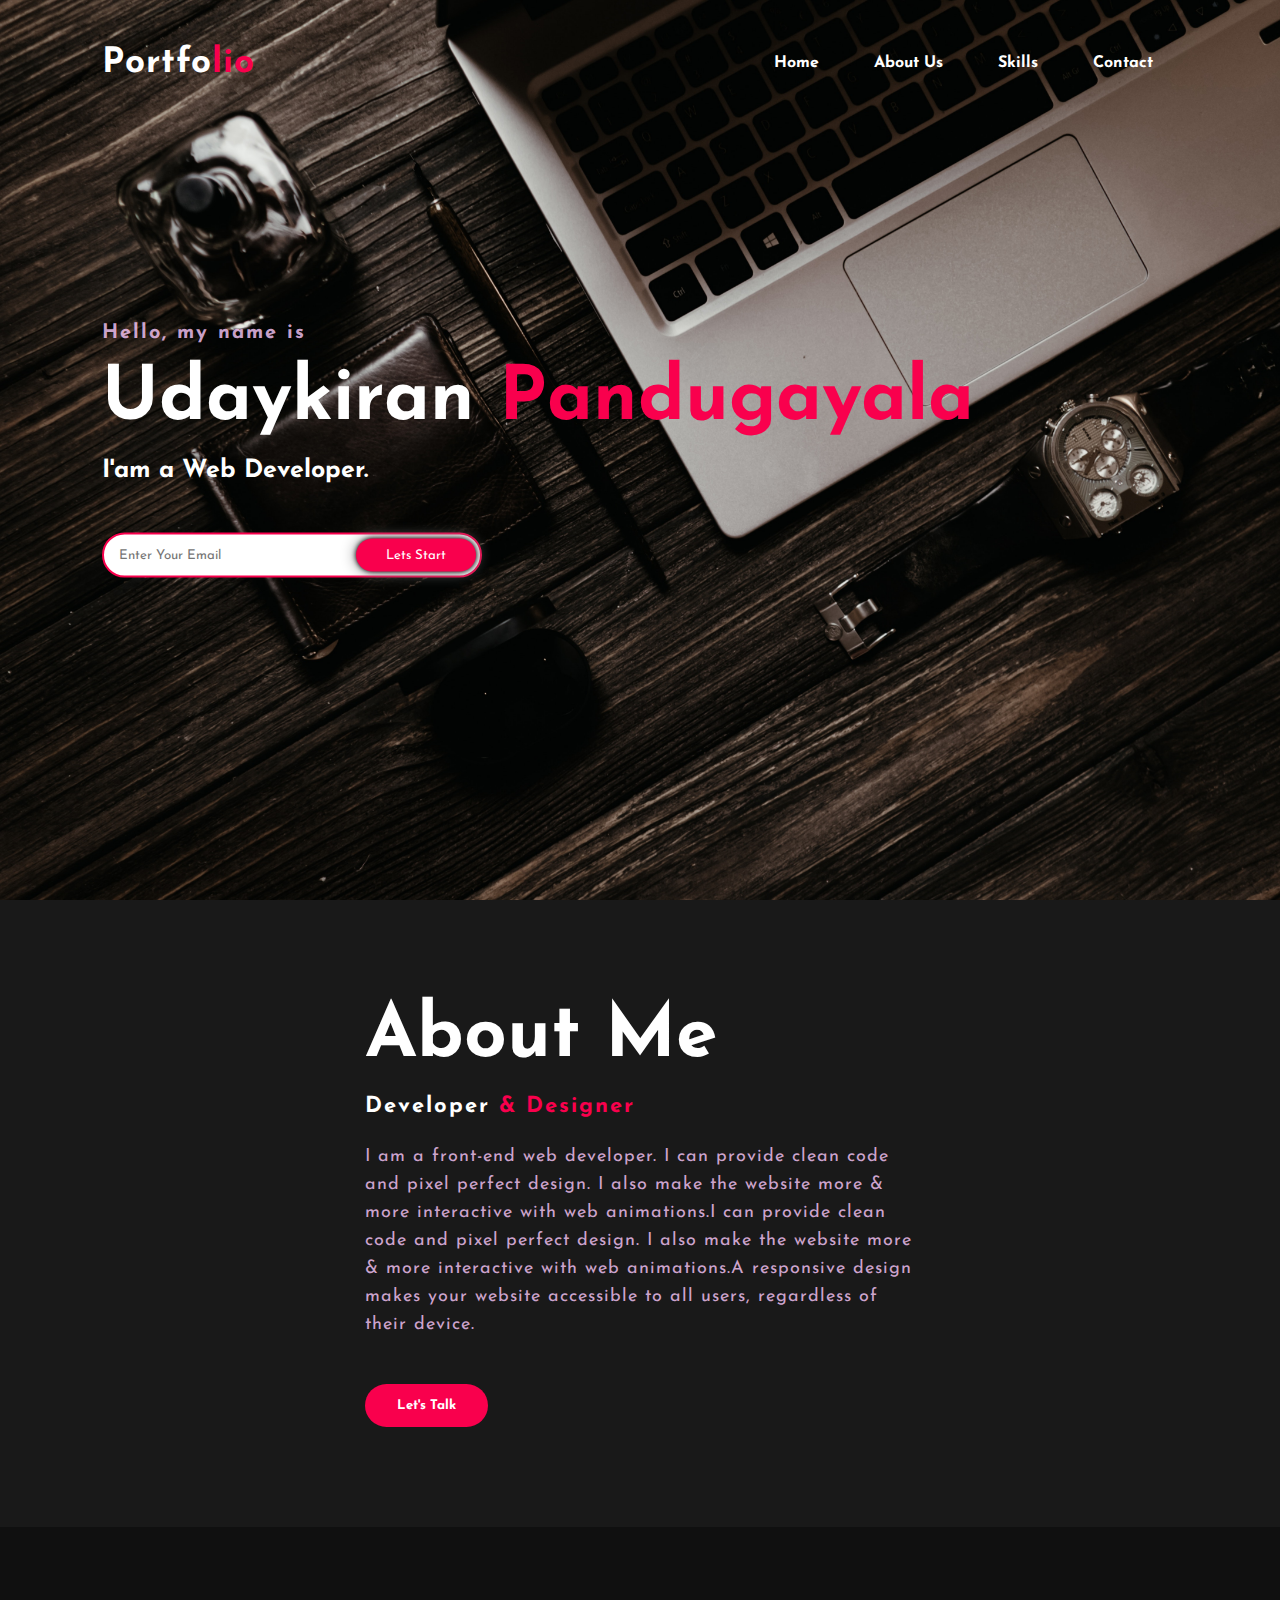
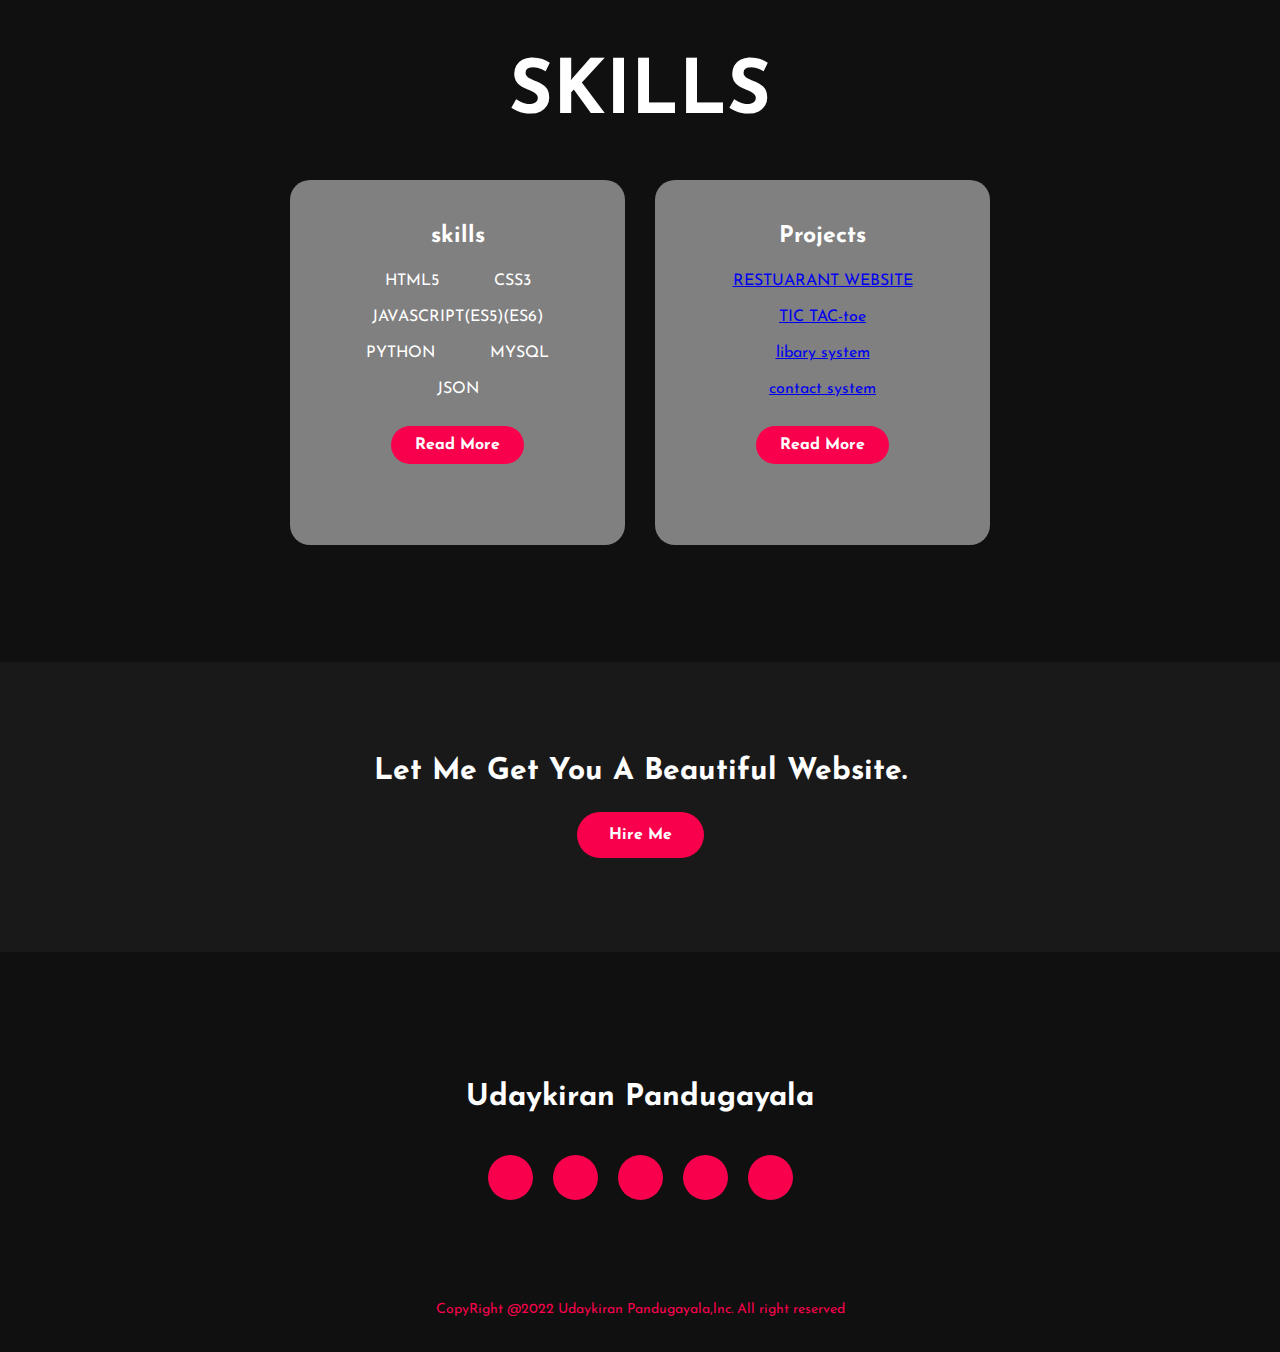
<file: portfolio/index.html>
<!DOCTYPE html>
<html>
<head>
	<title>Portfolio website</title>
	<link rel="stylesheet" type="text/css" href="css/style.css">

	<link rel="preconnect" href="https://fonts.gstatic.com">
  <link href="https://fonts.googleapis.com/css2?family=Josefin+Sans:ital,wght@0,100;0,200;0,300;0,400;0,500;0,600;0,700;1,100;1,200;1,300;1,400;1,500;1,600;1,700&display=swap" rel="stylesheet">

  <link rel="stylesheet" href="https://cdnjs.cloudflare.com/ajax/libs/font-awesome/5.15.3/css/all.min.css" integrity="sha512-iBBXm8fW90+nuLcSKlbmrPcLa0OT92xO1BIsZ+ywDWZCvqsWgccV3gFoRBv0z+8dLJgyAHIhR35VZc2oM/gI1w==" crossorigin="anonymous" referrerpolicy="no-referrer" />

</head>
<body>
	<!----hero Section start---->

	<div class="hero">
		<nav>
			<h2 class="logo">Portfo<span>lio</span></h2>
			<ul>
				<li><a href="#home">Home</a></li>
				<li><a href="#about me">About Us</a></li>
				<li><a href="#skills">Skills</a></li>
				<li><a href="#contact me">Contact </a></li>
			</ul>
			
		</nav>

		<div class="content">
			<h4>Hello, my name is</h4>
			<h1>Udaykiran <span>Pandugayala</span></h1>
			<h3>I'am a Web Developer.</h3>
			<div class="newslatter">
				<form>
					<input type="email" name="email" id="mail" placeholder="Enter Your Email">
					<input type="submit" name="submit" value="Lets Start">
				</form>
			</div>
		</div>
	</div>

	<!----About section start---->
	<section class="about me" id="about me">
		<div class="main">
			<!--<img src="img/main-img.png"> -->
			<div class="about-text">
				<h2>About Me</h2>
				<h5>Developer <span>& Designer</span></h5>
				<p>I am a front-end web developer. I can provide clean code and pixel perfect design. I also make the website more & more interactive with web animations.I can provide clean code and pixel perfect design. I also make the website more & more interactive with web animations.A responsive design makes your website accessible to all users, regardless of their device.</p>
				<button type="button">Let's Talk</button>
			</div>
		</div>
	</section>

	<!-----service section start----------->
	<section class="skills" id="skills">
	<div class="service">
		<div class="title">
			<h2>SKILLS</h2>
		</div>

		<div class="box">
			<div class="card">
				<i class="fas fa-bars"></i>
				<h5>skills</h5>
				<div class="pra">
					
					<ul>
						 <li class="pra">HTML5</li>
						 <li class="pra">CSS3</li>
						 <li class="pra">JAVASCRIPT(ES5)(ES6)</li> 
						 <li class="pra">PYTHON</li>
						 <li class="pra">MYSQL</li>
						 <li class="pra">JSON</li>
						 
					</ul> 
					<p>                           </p>


					<p style="text-align: center;">
						<a class="button" href="#pra">Read More</a>
					</p>
				</div>
			</div>

			<div class="card">
				<i class="fas fa-project-diagram"></i>
				<h5> Projects</h5>
				<div class="pra">
					
					<ul>
						<li><a href="#home">RESTUARANT WEBSITE</a></li>
				        <li><a href="#about me">TIC TAC-toe</a></li>
				        <li><a href="#services">libary system</a></li>
				        <li><a href="#skills">contact system</a></li>
				        
				        <p>          </p>
					

					<p style="text-align: center;">
						<a class="button" href="#">Read More</a>
					</p>
					

				</div>
			</div>

		</div>
	</div>
	<section>

	<!------Contact Me------>
	<section class="contact me" id="contact me">
	<div class="contact-me">
		<p>Let Me Get You A Beautiful Website.</p>
		<a class="button-two" href="#">Hire Me</a>
	</div>

	<!------footer start--------->

	<footer>
		<p>Udaykiran Pandugayala</p>
		<p>  </p>
		<div class="social">
			<a href="https://www.facebook.com/udaykiran.pandugayala"><i class="fab fa-facebook-f"></i></a>
			<a href="https://instagram.com/udaykiran_30?utm_medium=copy_link"><i class="fab fa-instagram"></i></a>
			<a href="https://www.linkedin.com/in/udaykiran-pandugayala-1762a8198"><i class="fab fa-linkedin"></i></a>
			<a href="https://github.com/udaykiran1704"><i class="fab fa-github"></i></a>
			<a href="mailto:pudaykiran2002@gmail.com"><i class="fa fa-envelope"></i></a>
		</div>
		<p class="end">CopyRight @2022 Udaykiran Pandugayala,lnc. All right reserved</p>
	</footer>
</body>
</html>
</file>
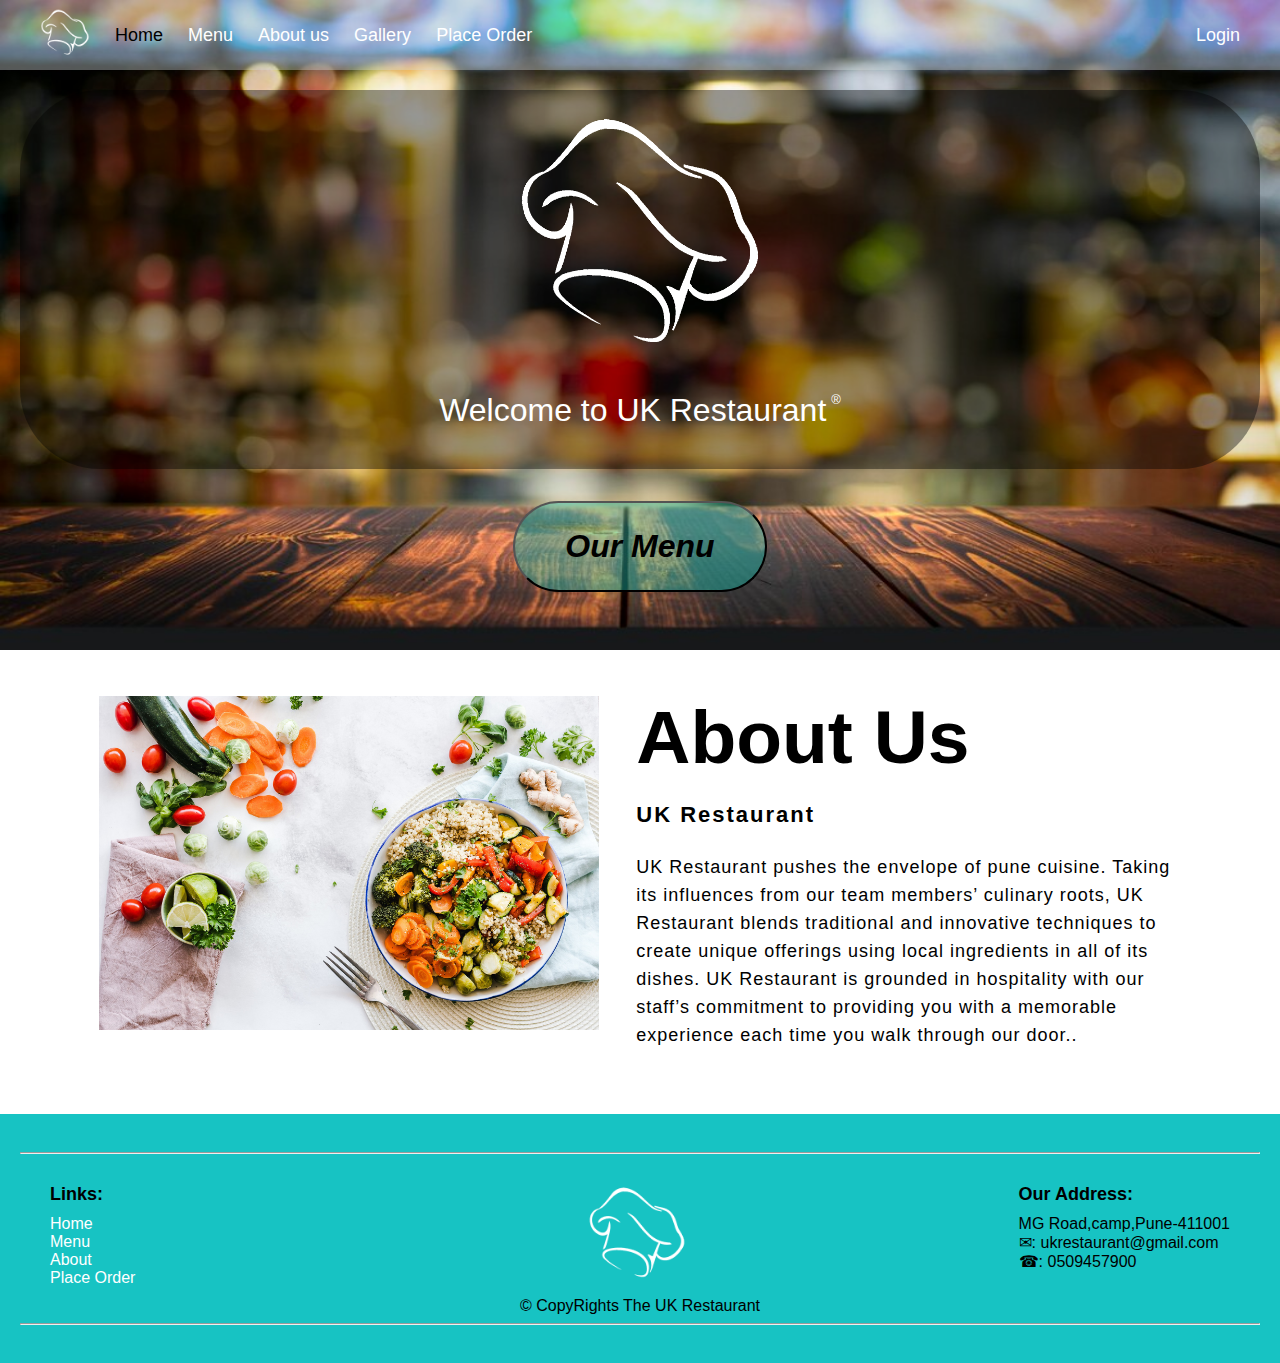
<file: Restaurant website/Home.html>
<!DOCTYPE html>
<html>
    <head>
        <title>The Chef - Home</title>
        <link href="./styles/styles.css" rel="stylesheet"/>
        
        <link rel="Shortcut icon" type="image/x-icon" href="./assets/images/favicon.ico" />
    </head>
    <body class="home">
        <div class="navbar">
            <a href="./Home.html"><img src="./assets/images/logo.png" /></a>
            <a style="color: black">Home</a>
            <a href="Menu.html">Menu</a>
            <a href="#about us">About us</a>
            <a href="#about us">Gallery</a>
            <a href="./OrderForm.html">Place Order</a>
            <a id="login" href="./LoginForm.html">Login</a>
        </div>
        <div class="home-content">
            <div class="flex-center"><img src="./assets/images/logo.png" /></div>
            <p class="flex-center">Welcome to UK Restaurant<span class="reg">®</span></p>
        </div>
        <div class="flex-center">
            <a href="./Menu.html"><button class="menu-btn"><em>Our Menu</em></button></a>
        </div>
        <div>
     <section class="about us" id="about us">
        
        
                <div class="main">

                <img src="assets/images/img12.jpg" alt="" class="about-img" >    
                   <div class="about-text">
                        <h2>About us</h2>
                        <h3>UK <span> Restaurant</span></h3>

                        <p> UK Restaurant pushes the envelope of pune cuisine. Taking its influences from our team members’ culinary roots, UK Restaurant blends traditional and innovative techniques to create unique offerings using local ingredients in all of its dishes.  UK Restaurant is grounded in hospitality with our staff’s commitment to providing you with a memorable experience each time you walk through our door..</p>
                        
                    </div>
                </div>
     </section>

       
      

    
        <div class="footer">
            <hr />
            <div class="footer-content">
                <div class="link">
                    <p class="headline">Links:</p>
                    <a href="./Home.html">Home</a><br/>
                    <a  href="./Menu.html">Menu</a><br/>
                    <a href="#">About</a><br/>
                    <a href="./OrderForm.html">Place Order</a>
                </div>
                <img class="footer-logo" src="./assets/images/logo.png"/>
                <div class="contact">
                    <p class="headline">Our Address:</p>
                    <p>MG Road,camp,Pune-411001</p>
                    <p>✉: ukrestaurant@gmail.com</p>
                    <p>☎: 0509457900</p>
                </div>
            </div>
           
            
                
                
               
           
            <div class="flex-center copywrite">&#169; CopyRights  The UK Restaurant</div>
            <hr />
        </div>
       
    </body>
</html>
</file>
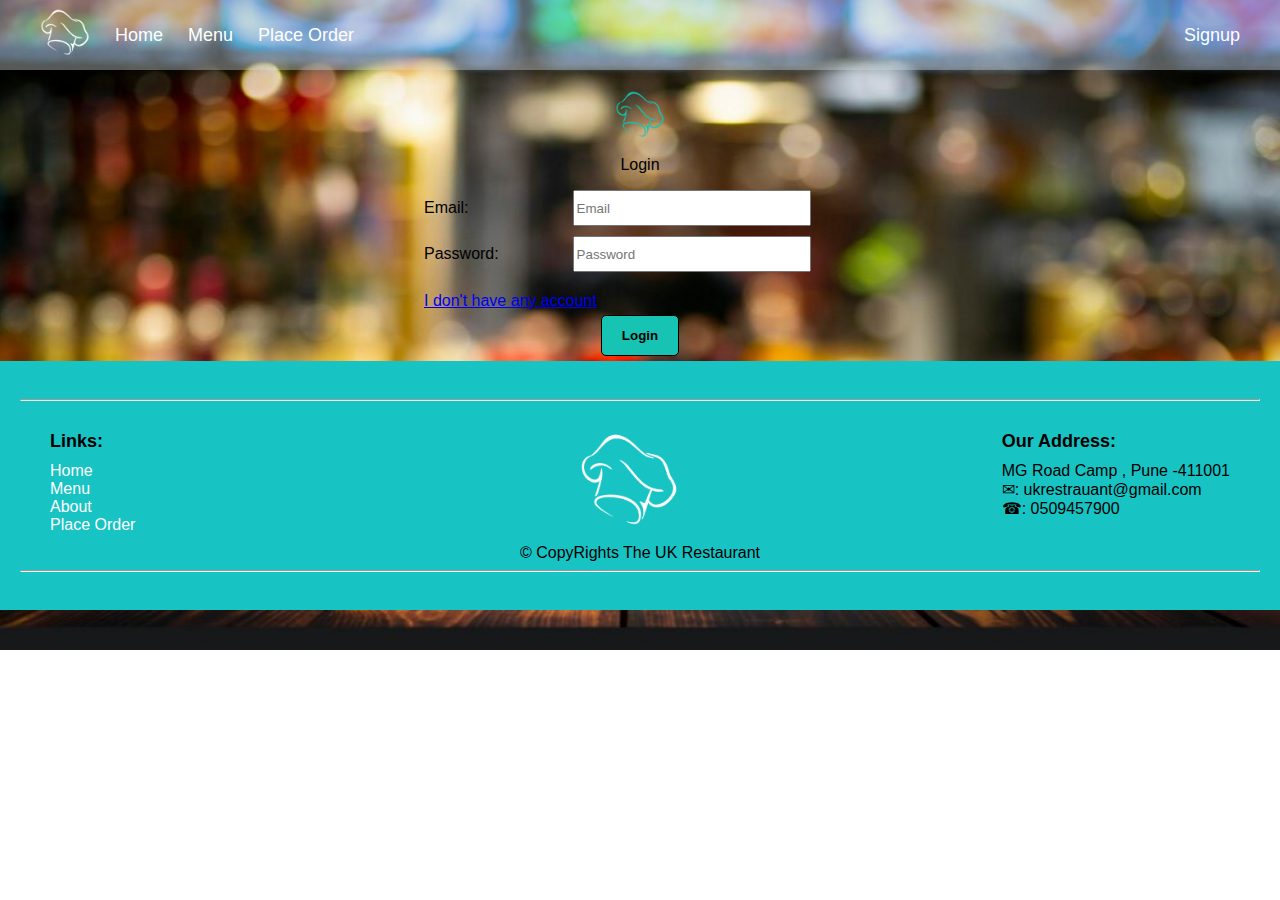
<file: Restaurant website/LoginForm.html>
<!DOCTYPE html>
<html>
    <head>
        <title>The Chef - Login</title>
        <link href="./styles/styles.css" rel="stylesheet"/>
        <link rel="Shortcut icon" type="image/x-icon" href="./assets/images/favicon.ico" />
    </head>
    <body class="home">
        <div class="navbar">
            <a href="./Home.html"><img src="./assets/images/logo.png" alt="Logo" /></a>
            <a href="./Home.html">Home</a>
            <a href="Menu.html">Menu</a>
            <a href="./OrderForm.html">Place Order</a>
            <a id="login" href="./SignupForm.html">Signup</a>
        </div>
        
        <div class="flex-center">
            <form action="./LoginedPages/Home.html"  class="login-form">
                <div class="flex-center"><img src="./assets/images/coloredlogo.png" alt="Logo" /></div>
                <div class="flex-center"><p>Login</p></div>
                <div class="flex-vercenter">
                    <label class="login-margin-left" for="email">Email:</label>
                    <input class="login-align-right" type="email" name="email" placeholder="Email" />
                </div>
                <div class="flex-vercenter">
                    <label class="login-margin-left" for="password">Password:</label>
                    <input class="login-align-right" type="password" name="password" placeholder="Password" />
                </div>
                <div class="form-hlink-login">
                    <a href="./SignupForm.html">I don't have any account</a>
                </div>
                <div class="flex-center"><input class="order-btn" type="submit" value="Login"/></div>
            </form>
        </div>

        <div class="footer">
            <hr />
            <div class="footer-content">
                <div class="link">
                    <p class="headline">Links:</p>
                    <a href="./Home.html">Home</a><br/>
                    <a  href="./Menu.html">Menu</a><br/>
                    <a href="#">About</a><br/>
                    <a href="./OrderForm.html">Place Order</a>
                </div>
                <img class="footer-logo" src="./assets/images/logo.png"/>
                <div class="contact">
                    <p class="headline">Our Address:</p>
                    <p>MG Road Camp , Pune -411001</p>
                    <p>✉: ukrestrauant@gmail.com</p>
                    <p>☎: 0509457900</p>
                </div>
            </div>
            <div class="flex-center copywrite">&#169; CopyRights The UK Restaurant</div>
            <hr />
        </div>
    </body>
</html>
</file>
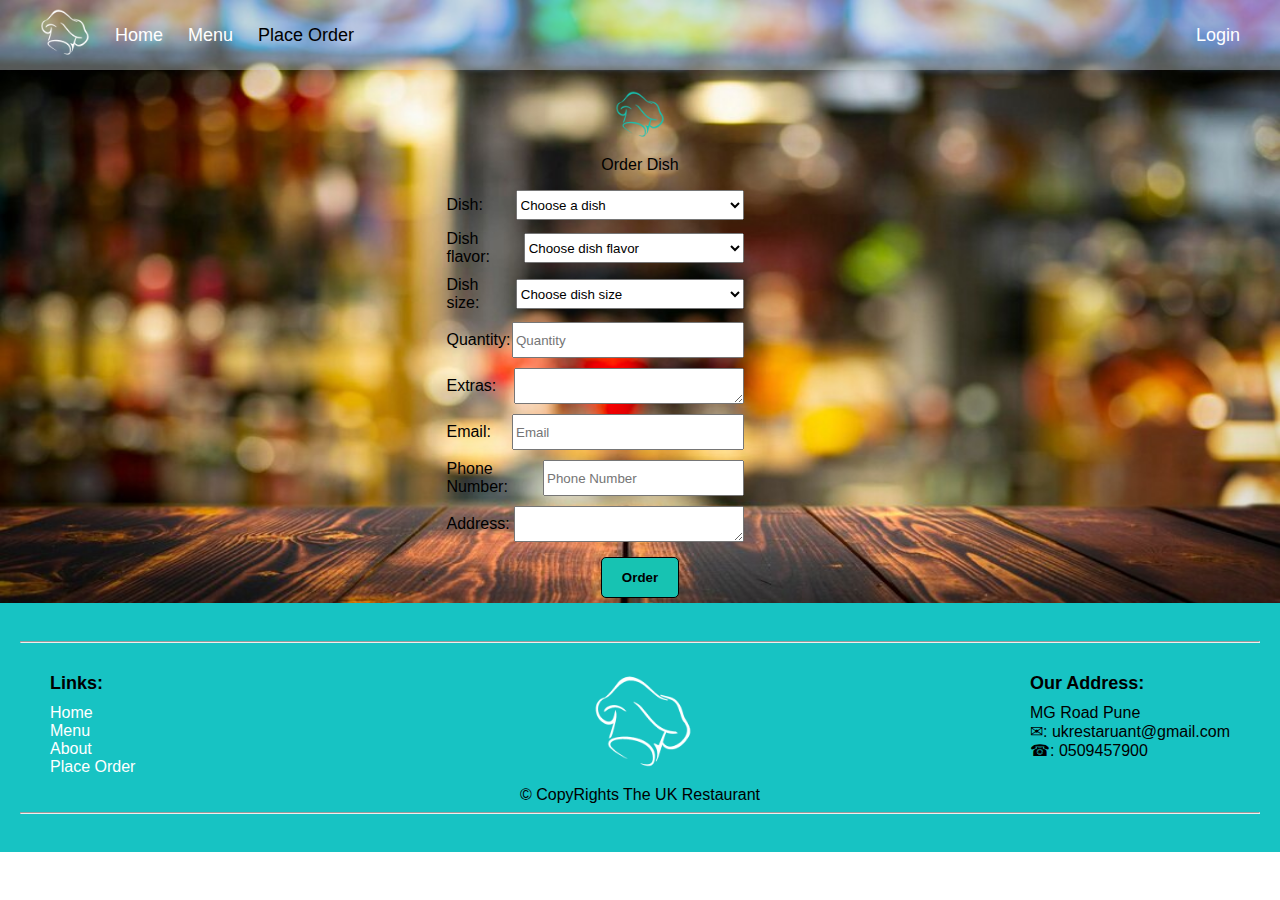
<file: Restaurant website/OrderForm.html>
<!DOCTYPE html>
<html>
    <head>
        <title>The Chef - Place Order</title>
        <link href="./styles/styles.css" rel="stylesheet"/>
        <link rel="Shortcut icon" type="image/x-icon" href="./assets/images/favicon.ico" />
    </head>
    <body class="home">
        <div class="navbar">
            <a href="./Home.html"><img src="./assets/images/logo.png" alt="Logo" /></a>
            <a href="./Home.html">Home</a>
            <a href="Menu.html">Menu</a>
            <a style="color: black">Place Order</a>
            <a id="login" href="./LoginForm.html">Login</a>
        </div>
        <div class="flex-center">
            <form action="./Home.html">
                <div class="flex-center"><img src="./assets/images/coloredlogo.png" alt="Logo" /></div>
                <div class="flex-center"><p>Order Dish</p></div>
                <div class="flex-vercenter">
                    <label class="margin-left" for="dishes">Dish:</label>
                    <select class="align-right-select" name="dishes">
                        <option value="-">Choose a dish</option>
                        <option value="biryani">Biryani</option>
                        <option value="pizza">Pizza</option>
                        <option value="pasta">Pasta</option>
                        <option value="butter_chicken">Butter Chicken</option>
                        <option value="fried_rice">Fried Rice</option>
                        <option value="burger">Burger</option>
                        <option value="french_fries">French Fries</option>
                        <option value="tea">Tea</option>
                        <option value="coffee">Coffee</option>
                        <option value="cold_drink">Cold Drink</option>
                        <option value="juice">Juice</option>
                        <option value="ice_cream">Ice-cream</option>
                        <option value="salad">Salad</option>
                        <option value="dessert">Dessert</option>
                    </select>
                </div>
                <div class="flex-vercenter">
                    <label class="margin-left" for="type">Dish flavor:</label>
                    <select class="align-right-select" name="types">
                        <option value="-">Choose dish flavor</option>
                        <option value="standard">Standard</option>
                        <option value="special">Special</option>
                        <option value="classic">Classic</option>
                        <option value="traditional">Traditional</option>
                        <option value="other">Other</option>
                    </select>
                </div>
                <div class="flex-vercenter">
                    <label class="margin-left" for="type">Dish size:</label>
                    <select class="align-right-select" name="types">
                        <option value="-">Choose dish size</option>
                        <option value="small">Small</option>
                        <option value="medium">Medium</option>
                        <option value="large">Large</option>
                    </select>
                </div>
                <div class="flex-vercenter">
                    <label class="margin-left" for="quantity">Quantity:</label>
                    <input class="align-right" type="text" name="quantity" placeholder="Quantity" />
                </div> 
                <div class="flex-vercenter">
                    <label class="margin-left" for="extra">Extras:</label>
                    <textarea class="align-right-tarea" name="extra" rows="2"></textarea>
                </div>
                <div class="flex-vercenter">
                    <label class="margin-left" for="email">Email:</label>
                    <input class="align-right" type="email" name="email" placeholder="Email" />
                </div>
                <div class="flex-vercenter">
                    <label class="margin-left" for="phoneno">Phone Number:</label>
                    <input class="align-right" type="tel" name="phoneno" placeholder="Phone Number" />
                </div>
                <div class="flex-vercenter">
                    <label class="margin-left" for="address">Address:</label>
                    <textarea class="align-right-tarea" name="address" rows="2"></textarea>
                </div>
                <div class="flex-center"><input class="order-btn" type="submit" value="Order"/></div>
            </form>
        </div>
        <div class="footer">
            <hr />
            <div class="footer-content">
                <div class="link">
                    <p class="headline">Links:</p>
                    <a href="./Home.html">Home</a><br/>
                    <a  href="./Menu.html">Menu</a><br/>
                    <a href="#">About</a><br/>
                    <a href="./OrderForm.html">Place Order</a>
                </div>
                <img class="footer-logo" src="./assets/images/logo.png"/>
                <div class="contact">
                    <p class="headline">Our Address:</p>
                    <p>MG Road Pune</p>
                    <p>✉: ukrestaruant@gmail.com</p>
                    <p>☎: 0509457900</p>
                </div>
            </div>
            <div class="flex-center copywrite">&#169; CopyRights The UK Restaurant</div>
            <hr />
        </div>
    </body>
</html>
</file>
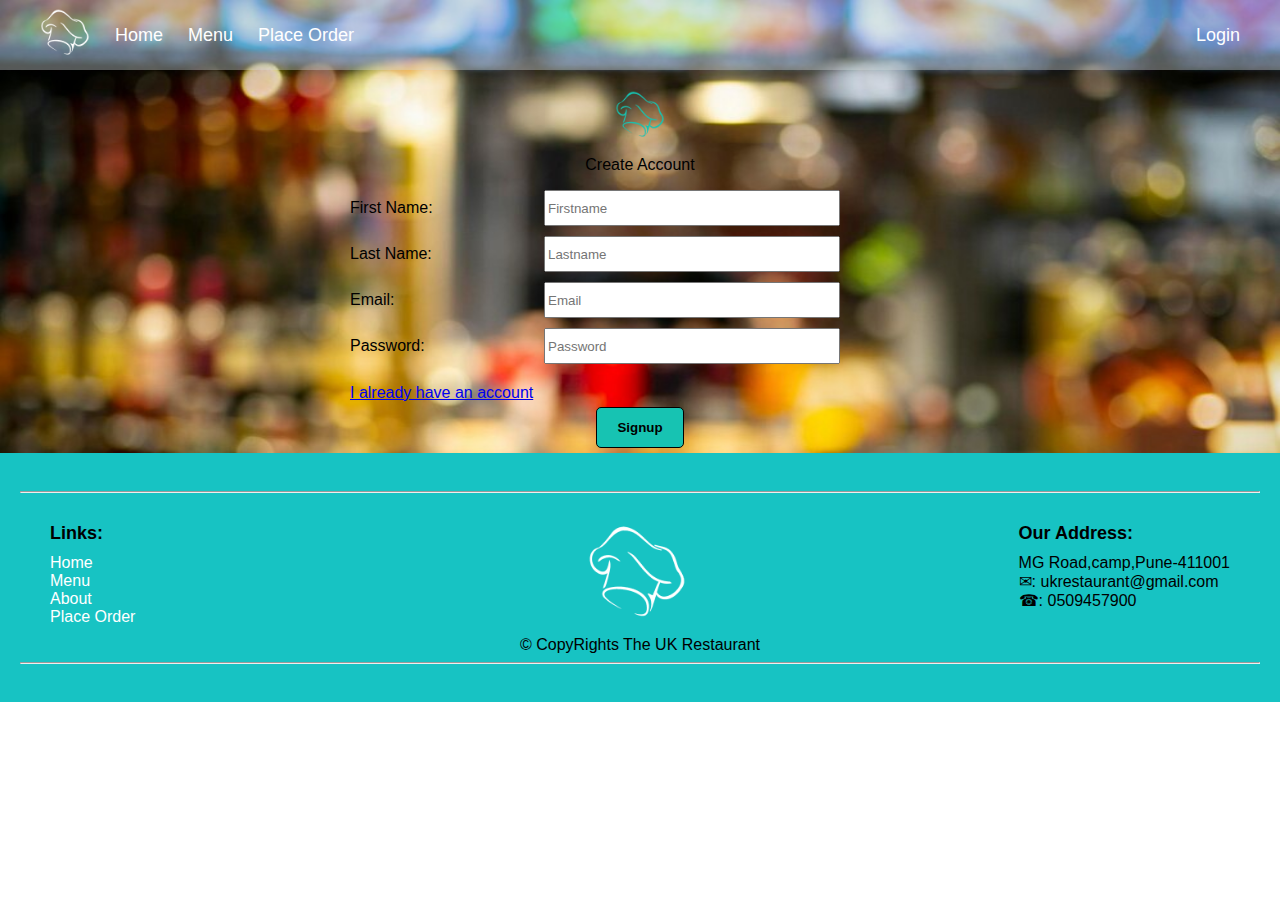
<file: Restaurant website/SignupForm.html>
<!DOCTYPE html>
<html>
    <head>
        <title>The Chef - Signup</title>
        <link href="./styles/styles.css" rel="stylesheet"/>
        <link rel="Shortcut icon" type="image/x-icon" href="./assets/images/favicon.ico" />
    </head>
    <body class="home">
        <div class="navbar">
            <a href="./Home.html"><img src="./assets/images/logo.png" alt="Logo" /></a>
            <a href="./Home.html">Home</a>
            <a href="Menu.html">Menu</a>
            <a href="./OrderForm.html">Place Order</a>
            <a id="login" href="./LoginForm.html">Login</a>
        </div>
        <div class="flex-center">
            <form action="./LoginForm.html" class="create-form">
                <div class="flex-center"><img src="./assets/images/coloredlogo.png" alt="Logo" /></div>
                <div class="flex-center"><p class="create-account">Create Account</p></div>
                <div class="flex-vercenter">
                    <label class="margin-left" for="firstname">First Name:</label>
                    <input class="signup-align-right" type="text" name="firstname" placeholder="Firstname" />
                </div> 
                <div class="flex-vercenter">
                    <label class="margin-left" for="lastname">Last Name:</label>
                    <input class="signup-align-right" type="text" name="lastname" placeholder="Lastname" />
                </div>
                <div class="flex-vercenter">
                    <label class="margin-left" for="email">Email:</label>
                    <input class="signup-align-right" type="email" name="email" placeholder="Email" />
                </div>
                <div class="flex-vercenter">
                    <label class="margin-left" for="password">Password:</label>
                    <input class="signup-align-right" type="password" name="password" placeholder="Password" />
                </div>
                <div class="form-hlink">
                    <a href="./LoginForm.html">I already have an account</a>
                </div>
                <div class="flex-center"><input class="sign-btn" type="submit" value="Signup"/></div>
            </form>
        </div>
        <div class="footer">
            <hr />
            <div class="footer-content">
                <div class="link">
                    <p class="headline">Links:</p>
                    <a href="./Home.html">Home</a><br/>
                    <a  href="./Menu.html">Menu</a><br/>
                    <a href="#">About</a><br/>
                    <a href="./OrderForm.html">Place Order</a>
                </div>
                <img class="footer-logo" src="./assets/images/logo.png"/>
                <div class="contact">
                    <p class="headline">Our Address:</p>
                    <p>MG Road,camp,Pune-411001</p>
                    <p>✉: ukrestaurant@gmail.com</p>
                    <p>☎: 0509457900</p>
                </div>
            </div>
            <div class="flex-center copywrite">&#169; CopyRights The UK Restaurant</div>
            <hr />
        </div>
    </body>
</html>
</file>
<file: portfolio/css/style.css>
*{
	padding: 0;
	margin: 0;
	font-family: 'Josefin Sans', sans-serif;
	box-sizing: border-box;
}
.hero{
	height: 100vh;
	width: 100%;
	background-image: url(../img/background.jpg);
	background-size: cover;
	background-position: center;
}
nav{
	display: flex;
	align-items: center;
	justify-content: space-between;
	padding-top: 45px;
	padding-left: 8%;
	padding-right: 8%;
}
.logo{
	color: white;
	font-size: 35px;
	letter-spacing: 1px;
	cursor: pointer;
}
span{
	color: #f9004d;
}
nav ul li{
	list-style-type: none;
	display: inline-block;
	padding: 10px  25px;
}
nav ul li a{
	color: white;
	text-decoration: none;
	font-weight: bold;
	text-transform: capitalize;
}
nav ul li a:hover{
	color: #f9004d;
	transition: .4s;
}
.btn{
	background-color:#f9004d;
	color: white;
	text-decoration: none;
	border: 2px solid transparent;
	font-weight: bold;
	padding: 10px 25px;
	border-radius: 30px;
	transition: transform .4s; 
}
.btn:hover{
	transform: scale(1.2);
}
.content{
	position: absolute;
	top: 50%;
	left:8%;
	transform: translateY(-50%);
}
h1{
	color: white;
	margin: 20px 0px 20px;
	font-size: 75px;
}
h3{
	color: white;
	font-size: 25px;
	margin-bottom: 50px;
}
h4{
	color: #fcfc;
	letter-spacing: 2px;
	font-size: 20px;
}
.newslatter form{
	width: 380px;
	max-width: 100%;
	position: relative;
}
.newslatter form input:first-child{
	display: inline-block;
	width: 100%;
	padding: 14px 130px 14px 15px;
	border: 2px solid #f9004d;
	outline: none;
	border-radius: 30px;
}
.newslatter form input:last-child{
	position: absolute;
	display: inline-block;
	outline: none;
	border: none;
	padding: 10px 30px;
	border-radius: 30px;
	background-color:#f9004d;
	color: white;
	box-shadow: 0px 0px 5px #000, 0px 0px 15px #858585;
	top: 6px;
	right: 6px; 
}

.about{
	width: 100%;
	padding: 100px 0px;
	background-color: #191919;
}
.about img{
	height: auto;
	width: 430px;
}
.about-text{
	width: 550px;
}
.main{
	width: 1130px;
	max-width: 95%;
	margin: 0 auto;
	display: flex;
	align-items: center;
	justify-content: space-around;
}
.about-text h2{
	color: white;
	font-size: 75px;
	text-transform: capitalize;
	margin-bottom: 20px;
}
.about-text h5{
	color: white;
	letter-spacing: 2px;
	font-size: 22px;
	margin-bottom: 25px;
	text-transform: capitalize;
}
.about-text p{
	color: #fcfc;
	letter-spacing: 1px;
	line-height: 28px;
	font-size: 18px;
	margin-bottom: 45px;
}
button{
	background-color:#f9004d;
	color: white;
	text-decoration: none;
	border: 2px solid transparent;
	font-weight: bold;
	padding: 13px 30px;
	border-radius: 30px;
	transition: .4s; 
}
button:hover{
	background-color: transparent;
	border: 2px solid #f9004d;
	cursor: pointer;
}

.service{
	background: #101010;
	width: 100%;
	padding: 100px 0px;
}
.title h2{
	color: white;
	font-size: 75px;
	width: 1130px;
	margin: 30px auto;
	text-align: center;
}
.box{
	display: flex;
	justify-content: center;
	align-items: center;
	min-height: 400px;
	color: white;
}
.card{ /* box of services #191919*/
	height: 365px;
	width: 335px;
	padding: 20px 35px;
	background: grey ;
	border-radius: 20px;
	margin: 15px;
	position: relative;
	overflow: hidden;
	text-align: center;
}
.card i{ /* icons */
	font-size: 50px;
	display: block;
	text-align: center;
	margin: 25px 0px;
	color: blue;

}
.pra ul li{
	list-style-type: none;
	display: inline-block;
	padding: 10px  25px;

}
h5{ /* topics ie skills*/
	color: white;
	font-size: 23px;
	margin-bottom: 15px;
}
.pra p{
	color: white;  /*#fcfc  last card*/
	font-size: 16px;
	line-height: 27px;
	margin-bottom: 25px;
}
.card .button{
	background-color:#f9004d;
	color: white;
	text-decoration: none;
	border: 2px solid transparent;
	font-weight: bold;
	padding: 9px 22px;
	border-radius: 30px;
	transition: .4s; 

}
.card .button:hover{
	background-color: transparent;
	border: 2px solid #f9004d;
	cursor: pointer;
	
}
.contact-me{
	width: 100%;
	height: 290px;
	background: #191919;
	display: flex;
	align-items: center;
	flex-direction: column;
	justify-content: center;
}
.contact-me p{
	color: white;
	font-size: 30px;
	font-weight: bold;
	margin-bottom: 25px;
}
.contact-me .button-two{
	background-color:#f9004d;
	color: white;
	text-decoration: none;
	border: 2px solid transparent;
	font-weight: bold;
	padding: 13px 30px;
	border-radius: 30px;
	transition: .4s; 
}
.contact-me .button-two:hover{
	background-color: transparent;
	border: 2px solid #f9004d;
	cursor: pointer;
}
footer{
	position: relative;
	width: 100%;
	height: 400px;
	background: #101010;
	display: flex;
	flex-direction: column;
	align-items: center;
	justify-content: center;
}
footer p:nth-child(1){
	font-size: 30px;
	color: white;
	margin-bottom: 20px;
	font-weight: bold;
}
footer p:nth-child(2){
	color: white;
	font-size: 17px;
	width: 500px;
	text-align: center;
	line-height: 26px;
}
.social{
	display: flex;
}
.social a{
	width: 45px;
	height: 45px;
	display: flex;
	align-items: center;
	justify-content: center;
	background:  #f9004d;
	border-radius: 50%;
	margin: 22px 10px;
	color: white;
	text-decoration: none;
	font-size: 20px;
}
.social a:hover{
	transform: scale(1.3);
	transition: .3s;
}
.end{
	position: absolute;
	color:#f9004d;
	bottom: 35px;
	font-size: 14px; 
}
</file>
<file: Restaurant website/styles/styles.css>
body{
    margin: 0;
    font-family: Arial, Helvetica, sans-serif;
}
.home{
    background-image: url('../assets/images/img15.jpg'); 
    background-repeat: no-repeat, repeat;
    background-size: 100% 650px;
}
.Menu{
    background-image: url('../assets/images/img13.jpg');
    background-repeat: no-repeat, repeat;
    background-size: 100% 600px;
}
.OrderForm{
    background-image: url('../assets/images/img13.jpg'); 
    background-repeat: no-repeat, repeat;
    background-size: 100% 650px;  
}
.body{
    background-color: black;
}
.navbar{
    display: flex;
    align-items: center;
    justify-content: flex-start;
    height:40px;
    padding: 15px;
    background-color: rgba(212, 221, 221, 0.4);
}
.navbar img{
    height: 50px;
}
.navbar a{
    font-size: large;
    color: white;
    margin-left: 25px;
    text-decoration: none;
}
#login{
    margin-right: 25px;
    margin-left: auto;
}
.navbar a:hover{
    color: black;
}
.card{
    border: 2px solid rgb(253, 251, 251);
    background-color: rgba(8, 8, 8, 0.4);
    height: 360px;
    width: 19%;
    margin: 3px;
}
.home-content{
    background-color: rgba(0, 0, 0, 0.4);
    font-size: xx-large;
    color: white;
    border-radius: 80px;
    margin: 20px;
}
.home-content img{
    padding-top: 20px;
    height: 250px;
}
.flex-center{
    display: flex;
    justify-content: center;
}
.home-content p{
    padding-bottom: 40px;
}
.menu-btn{
    background-color: rgba(23, 195, 178, 0.4);
    padding: 25px 50px;
    border-radius: 80px;
    font-size: xx-large;
    font-weight: 600;
    margin-bottom: 20px;
    font-family: Arial, Helvetica, sans-serif;
}
.menu-btn:focus{
    outline: none;
}
.deal-img{
    width: 500px;
    padding: 0px;
    height: auto;

}
.reg{
    font-size: small;
    margin-left: 5px;
}
.about{
	width: 100%;
	padding: 20px 0px;
    background-color: transparent;
   
	
}

.about-img{
    width: 500px;
    padding-left: 5px;
    height: auto;
    
}

.about-text{
	width: 550px;
}
.main{
	width: 1130px;
	max-width: 95%;
	margin: 0 auto;
	display: flex;
	align-items: center;
	justify-content: space-around;
}
.about-text h2{
	color: black;
	font-size: 75px;
	text-transform: capitalize;
	margin-bottom: 20px;
}
.about-text h3{
	color: black;
	letter-spacing: 2px;
	font-size: 22px;
	margin-bottom: 25px;
	text-transform: capitalize;
}
.about-text p{
	color: black;
	letter-spacing: 1px;
	line-height: 28px;
	font-size: 18px;
	margin-bottom: 45px;
}
  
 
 
 

.form{
    border: 1px solid #17c3b2;
    margin-top: 20px;
    margin-bottom: 20px;
	width: 65%;
    box-shadow: 0 2px 4px 0 #17c3b2;
    background-color: white;
}
.create-form{
    width: 50%;
}
.login-form{
    width: 40%;
}
form img{
    margin-top: 20px;
    height: 50px;
}

.flex-vercenter{
    display: flex;
    align-items: center;
    margin-bottom: 10px;
}
.align-right{
    margin-left: auto;
    margin-right: 120px;
    width: 50%;
    height: 30px;
}
.login-align-right{
    margin-left: auto;
    margin-right: 85px;
    width:  45%;
    height: 30px;
}
.signup-align-right{
    margin-left: auto;
    margin-right: 120px;
    width:  45%;
    height: 30px;
}
.align-right-select{
    margin-left: auto;
    margin-right: 120px;
    width: 51%;
    height: 30px;
}
.align-right-tarea{
    margin-left: auto;
    margin-right: 120px;
    width: 50%;
}
.margin-left{
    margin-left: 30px;
}
.login-margin-left{
    margin-left: 40px;
}
.label{
    font-weight: bold;
    color: #17c3b2;
}
.align-right-select{
    margin-left: auto;
    margin-right: 120px;
    width: 51%;
    height: 30px;
}
.form .p{
    padding: 0;
    margin-bottom: 20px;
}
.order-btn, .sign-btn{
    background-color:#17c3b2;
    border: 1px solid black;
    padding: 12px 20px;
    border-radius: 5px;
    font-weight: bolder;
    margin-bottom: 5px;
    margin-top: 5px;
}
.sign-btn{
    padding: 12px 20px;
}
.form .p{
    font-weight: bold;
    font-size: xx-large;
    color: #17c3b2;
}
#deal-img{
    width: 100%;
    margin-bottom: 20px;
}

.media{
    display: flex;
    align-items: center;
    justify-content: flex-start;
    background-color: white;
    border: 1px solid #17c3b2;
    box-shadow: 0 2px 4px 0 #17c3b2;
    width: 59%;
    margin-bottom: 20px;
    border-radius: 10px;
    padding: 20px;
}




/* CSS for Food Menu */

.food-menu {
    background-color: #ececec;
    padding: 4% 0;
}

.food-menu-box {
    width: 43%;
    margin: 1%;
    padding: 2%;
    float: left;
    background-color: white;
    border-radius: 15px;
}

.food-menu-img {
    width: 20px;
    float: left;
        
}

.food-menu-desc {
    width: 70%;
    float: left;
    margin-left: 25%;
}

.food-price {
    font-size: 1.2rem;
    margin: 2% 0;
}

.food-detail {
    font-size: 1rem;
    color: #747d8c;
}





.dish-img{
    width: 150px;
    height: 150px;
    border-radius: 10px;
    margin-right: 20px;
}
.dish-title{
    font-size: xx-large;
    margin: 0;
    padding-top: 10px;
    color:#17c3b2;
    margin-left: 3px;
    display: flex;
    align-items: center;
    justify-content: flex-start;
}
.pill{
    background-color: red;
    padding: 5px 15px;
    margin-left: 10px;
    font-size: small;
    color: black;
    height: 15px;
    border-radius: 15px;
    font-weight: bold;
}
.price-tag{
    background-color: #17c3b2;
    width: 130px;
    padding: 5px 10px;
    margin-left: 5px;
    font-size: small;
    color: black;
    height: 15px;
    margin-top: 5px;
    margin-bottom: 10px;
    font-weight: bold;
}
.strike{
    font-size: x-small;
    margin-left: 5px;
}
.media-extra{
    font-size: small;
    margin-left: 5px;
}
.footer{
    background-color: #17c3c3;
    padding: 30px 20px;
}
.footer-content{
    display: flex;
    justify-content: space-between;
    padding-left: 30px;
    padding-right: 30px;
    margin-top: 30px;
    margin-bottom: 10px;
}

    




}
.copywrite{
    font-size: x-small;
    font-weight: bold;
    margin-bottom: 20px;
}
.contact p{
    margin: 0;
}
.headline{
    margin: 0;
    padding-bottom: 10px;
    font-size: large;
    font-weight: bold;
}
.link a{
    text-decoration: none;
    color: white;
}
.link a:hover{
    color: black;
}
.footer-logo{
    width: 100px;
    height: 100px;
    margin-left: 120px;
}
.form-hlink{
    margin-left: 30px;
    margin-top: 20px;
}
.form-hlink-login{
    margin-left: 40px;
    margin-top: 20px;
}
.user-img{
    border-radius: 50%;
}
@media (max-width: 992px){
    .login-align-right{
        margin-right: 40px;
    }
    .login-margin-left{
        margin-left: 40px;
    }
    .signup-align-right{
        margin-right: 60px;
    }
    .form, .create-form{
        width: 70%;
    }
    .login-form{
        width: 60%;
    }
}
@media (max-width: 768px){
    .align-right-tarea, .align-right,  .signup-align-right{
        margin-right: 10px;
    }
    .align-right-select{
        margin-right: 10px;
        width: 52.5%;
    }
    .margin-left, .form-hlink{
        margin-left: 10px;
    }
    .footer-logo{
        display: none;
    }
    .create-account{
        font-size: x-large;
    }
    .form, .login-form, .create-form{
        width: 70%;
    }
}
</file>
